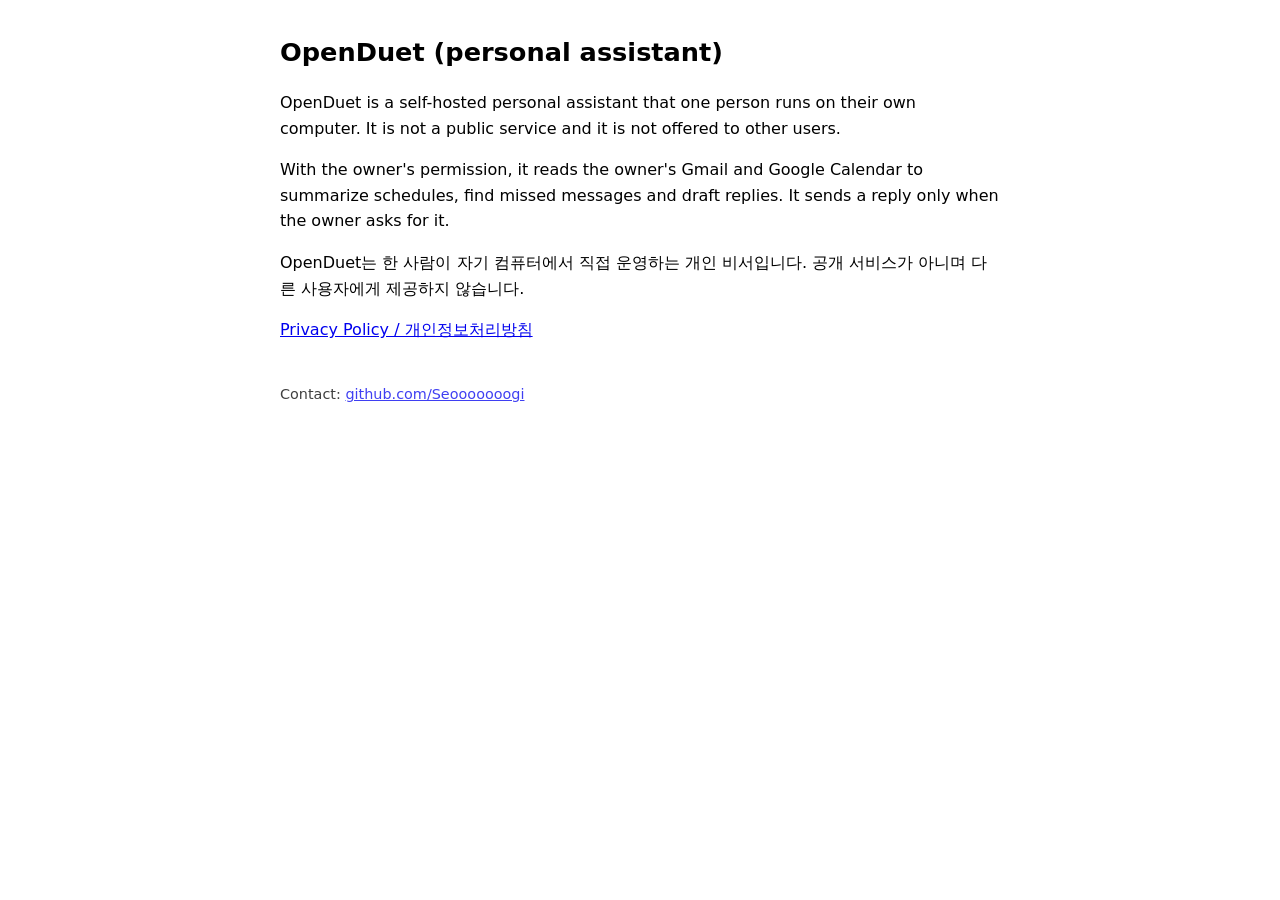
<file: index.html>
<!doctype html>
<html lang="en">
<head>
<meta charset="utf-8">
<meta name="viewport" content="width=device-width, initial-scale=1">
<title>OpenDuet (personal)</title>
<link rel="stylesheet" href="style.css">
</head>
<body>
<h1>OpenDuet (personal assistant)</h1>
<p>OpenDuet is a self-hosted personal assistant that one person runs on their own computer. It is not a public service and it is not offered to other users.</p>
<p>With the owner's permission, it reads the owner's Gmail and Google Calendar to summarize schedules, find missed messages and draft replies. It sends a reply only when the owner asks for it.</p>
<p>OpenDuet는 한 사람이 자기 컴퓨터에서 직접 운영하는 개인 비서입니다. 공개 서비스가 아니며 다른 사용자에게 제공하지 않습니다.</p>
<p><a href="privacy.html">Privacy Policy / 개인정보처리방침</a></p>
<footer>Contact: <a href="https://github.com/Seooooooogi">github.com/Seooooooogi</a></footer>
</body>
</html>
</file>
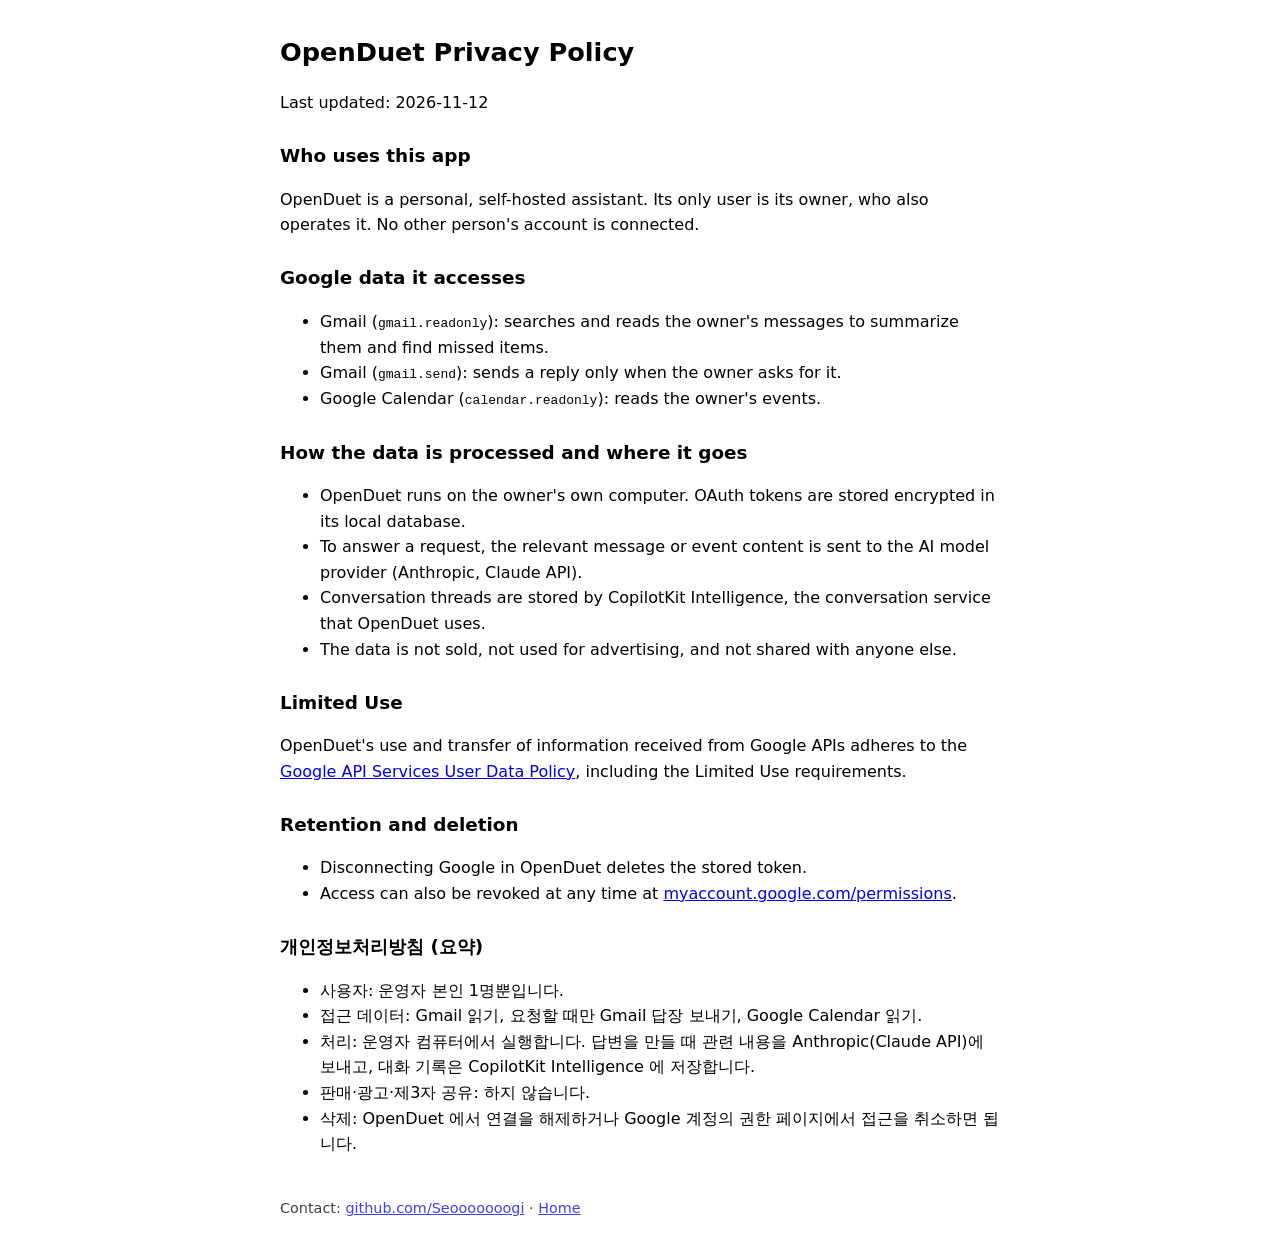
<file: privacy.html>
<!doctype html>
<html lang="en">
<head>
<meta charset="utf-8">
<meta name="viewport" content="width=device-width, initial-scale=1">
<title>OpenDuet Privacy Policy</title>
<link rel="stylesheet" href="style.css">
</head>
<body>
<h1>OpenDuet Privacy Policy</h1>
<p>Last updated: 2026-11-12</p>

<h2>Who uses this app</h2>
<p>OpenDuet is a personal, self-hosted assistant. Its only user is its owner, who also operates it. No other person's account is connected.</p>

<h2>Google data it accesses</h2>
<ul>
<li>Gmail (<code>gmail.readonly</code>): searches and reads the owner's messages to summarize them and find missed items.</li>
<li>Gmail (<code>gmail.send</code>): sends a reply only when the owner asks for it.</li>
<li>Google Calendar (<code>calendar.readonly</code>): reads the owner's events.</li>
</ul>

<h2>How the data is processed and where it goes</h2>
<ul>
<li>OpenDuet runs on the owner's own computer. OAuth tokens are stored encrypted in its local database.</li>
<li>To answer a request, the relevant message or event content is sent to the AI model provider (Anthropic, Claude API).</li>
<li>Conversation threads are stored by CopilotKit Intelligence, the conversation service that OpenDuet uses.</li>
<li>The data is not sold, not used for advertising, and not shared with anyone else.</li>
</ul>

<h2>Limited Use</h2>
<p>OpenDuet's use and transfer of information received from Google APIs adheres to the <a href="https://developers.google.com/terms/api-services-user-data-policy">Google API Services User Data Policy</a>, including the Limited Use requirements.</p>

<h2>Retention and deletion</h2>
<ul>
<li>Disconnecting Google in OpenDuet deletes the stored token.</li>
<li>Access can also be revoked at any time at <a href="https://myaccount.google.com/permissions">myaccount.google.com/permissions</a>.</li>
</ul>

<h2>개인정보처리방침 (요약)</h2>
<ul>
<li>사용자: 운영자 본인 1명뿐입니다.</li>
<li>접근 데이터: Gmail 읽기, 요청할 때만 Gmail 답장 보내기, Google Calendar 읽기.</li>
<li>처리: 운영자 컴퓨터에서 실행합니다. 답변을 만들 때 관련 내용을 Anthropic(Claude API)에 보내고, 대화 기록은 CopilotKit Intelligence 에 저장합니다.</li>
<li>판매·광고·제3자 공유: 하지 않습니다.</li>
<li>삭제: OpenDuet 에서 연결을 해제하거나 Google 계정의 권한 페이지에서 접근을 취소하면 됩니다.</li>
</ul>

<footer>Contact: <a href="https://github.com/Seooooooogi">github.com/Seooooooogi</a> · <a href="index.html">Home</a></footer>
</body>
</html>
</file>
<file: style.css>
:root { color-scheme: light dark; }
body { font-family: system-ui, -apple-system, "Segoe UI", sans-serif; max-width: 720px; margin: 2rem auto; padding: 0 16px; line-height: 1.6; }
h1 { font-size: 1.6rem; } h2 { font-size: 1.15rem; margin-top: 1.6rem; }
footer { margin-top: 2.5rem; font-size: .9rem; opacity: .75; }
</file>
